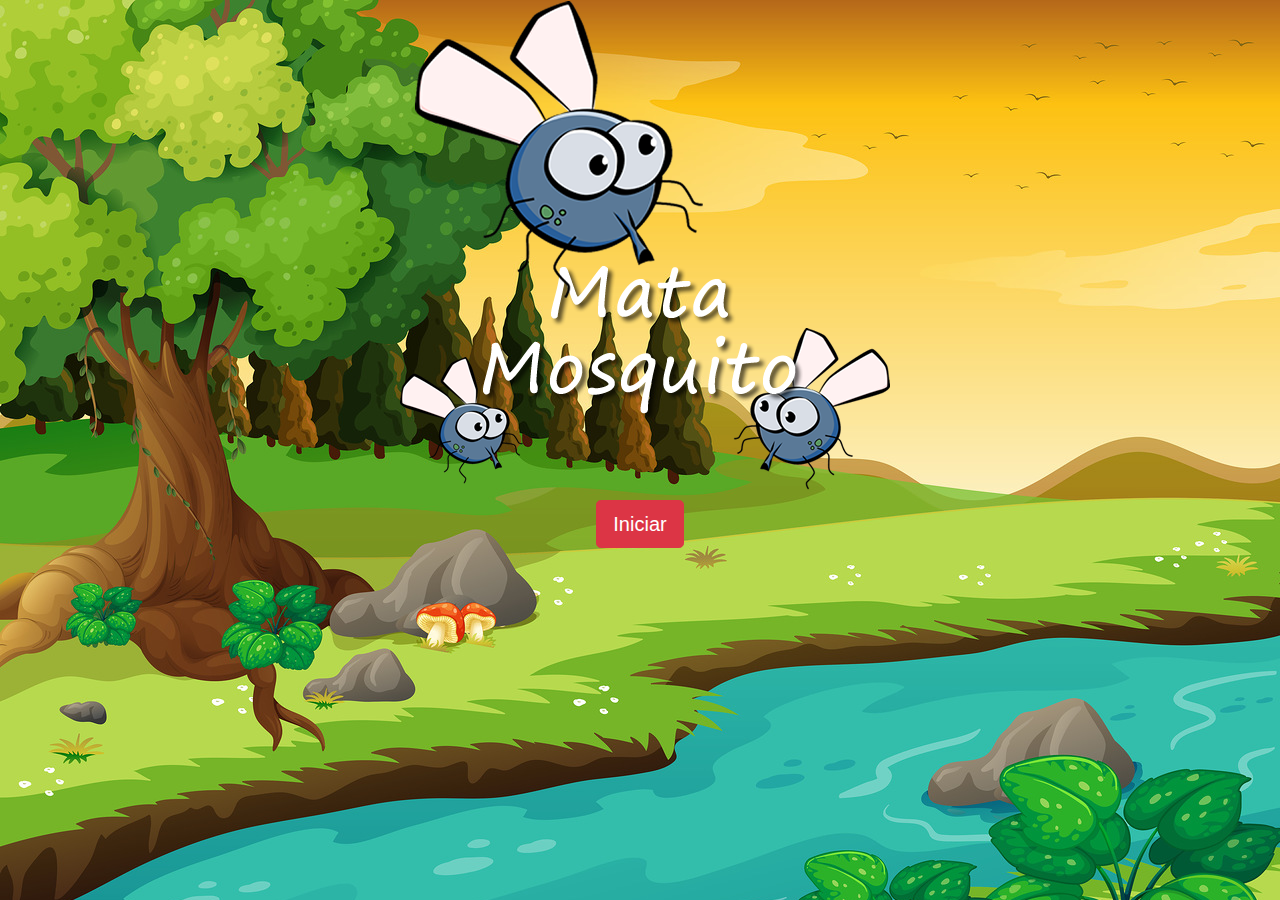
<file: index.html>
<!doctype html>
<html lang="en">
  <head>
    <title>Title</title>
    <!-- Required meta tags -->
    <meta charset="utf-8">
    <meta name="viewport" content="width=device-width, initial-scale=1, shrink-to-fit=no">
    <!-- Bootstrap CSS -->
    <link rel="stylesheet" href="https://stackpath.bootstrapcdn.com/bootstrap/4.3.1/css/bootstrap.min.css" integrity="sha384-ggOyR0iXCbMQv3Xipma34MD+dH/1fQ784/j6cY/iJTQUOhcWr7x9JvoRxT2MZw1T" crossorigin="anonymous">
    <link rel="stylesheet" href="style.css">  
</head>
  <body>

    <div class="container">
        <div class="row">
            <div class="col">
                <div class="d-flex justify-content-center">
                    <img src="imagens/game.png">
                </div>
            </div>
        </div>

 
        <div class="container">
            <div class="row">
                <div class="col">
                    <div class="d-flex justify-content-center">
                        <button type="button" class="btn btn-danger btn-lg" onclick="window.location.href = 'app.html' " onclick="iniciarGame()">Iniciar</button>
                    </div>
                </div>
            </div>
    
    <script src="https://code.jquery.com/jquery-3.3.1.slim.min.js" integrity="sha384-q8i/X+965DzO0rT7abK41JStQIAqVgRVzpbzo5smXKp4YfRvH+8abtTE1Pi6jizo" crossorigin="anonymous"></script>
    <script src="https://cdnjs.cloudflare.com/ajax/libs/popper.js/1.14.7/umd/popper.min.js" integrity="sha384-UO2eT0CpHqdSJQ6hJty5KVphtPhzWj9WO1clHTMGa3JDZwrnQq4sF86dIHNDz0W1" crossorigin="anonymous"></script>
    <script src="https://stackpath.bootstrapcdn.com/bootstrap/4.3.1/js/bootstrap.min.js" integrity="sha384-JjSmVgyd0p3pXB1rRibZUAYoIIy6OrQ6VrjIEaFf/nJGzIxFDsf4x0xIM+B07jRM" crossorigin="anonymous"></script>
  </body>
</html>
</file>
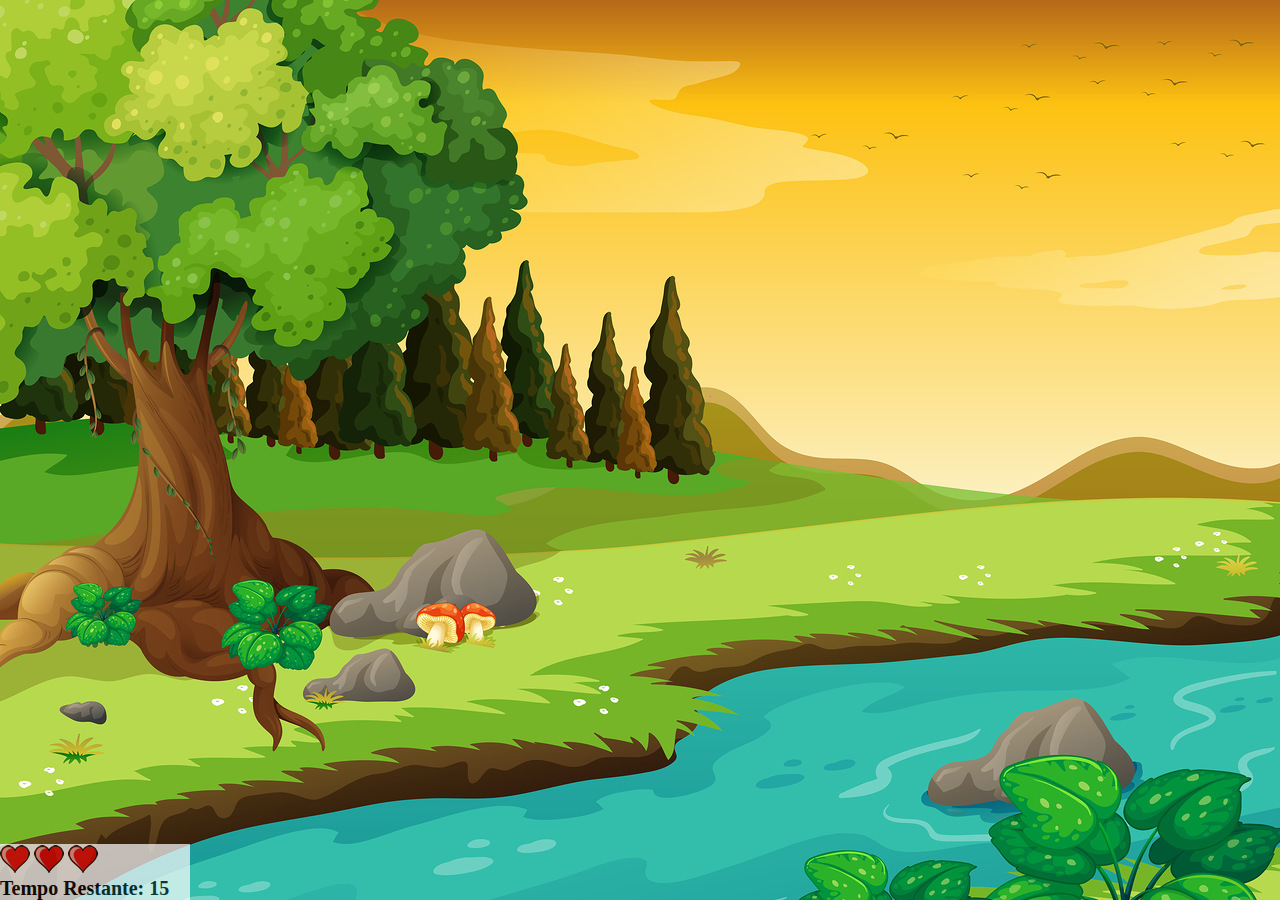
<file: app.html>
<!DOCTYPE html>
<html lang="en">
<head>
    <meta charset="UTF-8">
    <meta http-equiv="X-UA-Compatible" content="IE=edge">
    <meta name="viewport" content="width=device-width, initial-scale=1.0">
    <script src="jogo.js"></script>
    <link rel="stylesheet" href="style.css">
    <title>Mata mosquito JS</title>


</head>
<body onresize="ajustaTamanhoPalcoJogo()">


    <div class="painel">
        <div class="vidas">
            <img src="imagens/coracao_cheio.png" id="v1">
            <img src="imagens/coracao_cheio.png" id="v2">
            <img src="imagens/coracao_cheio.png" id="v3">
        </div>

        <div class="cronometro">
            Tempo Restante: <span id="cronometro"></span>
        </div>
    </div>
    <script>

        document.getElementById('cronometro').innerHTML = tempo;
        var criaMosca = setInterval(function() {
            posicaoRandomica();
        }, 2000)
    </script>
    
</body>
</html>
</file>
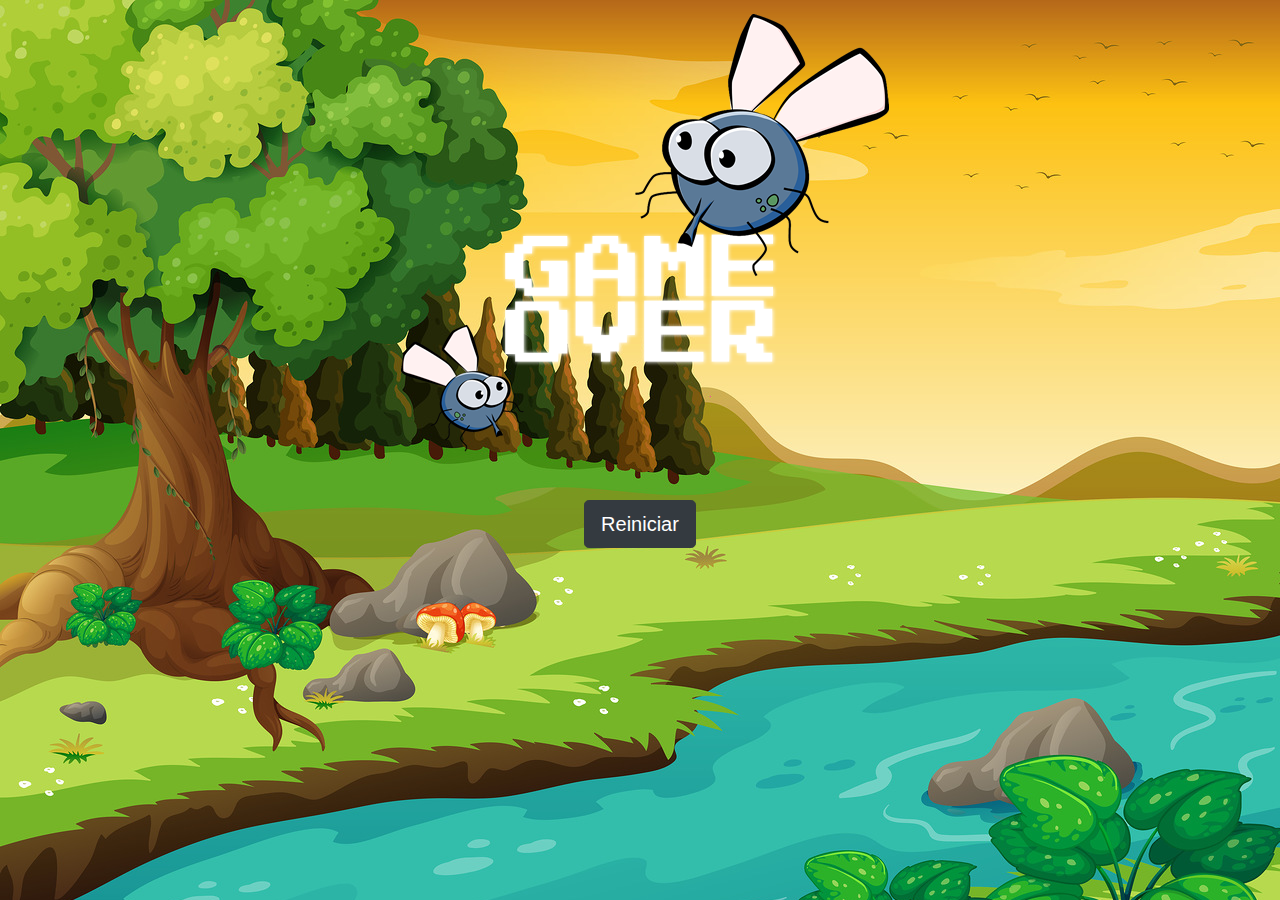
<file: fim_de_jogo.html>
<!doctype html>
<html lang="en">
  <head>
    <title>Title</title>
    <!-- Required meta tags -->
    <meta charset="utf-8">
    <meta name="viewport" content="width=device-width, initial-scale=1, shrink-to-fit=no">
    <!-- Bootstrap CSS -->
    <link rel="stylesheet" href="https://stackpath.bootstrapcdn.com/bootstrap/4.3.1/css/bootstrap.min.css" integrity="sha384-ggOyR0iXCbMQv3Xipma34MD+dH/1fQ784/j6cY/iJTQUOhcWr7x9JvoRxT2MZw1T" crossorigin="anonymous">
    <link rel="stylesheet" href="style.css">  
</head>
  <body>

    <div class="container">
        <div class="row">
            <div class="col">
                <div class="d-flex justify-content-center">
                    <img src="imagens/game_over.png">
                </div>
            </div>
        </div>
 
        <div class="container">
            <div class="row">
                <div class="col">
                    <div class="d-flex justify-content-center">
                        <button type="button" class="btn btn-dark btn-lg" onclick="window.location.href = 'app.html' ">Reiniciar</button>
                    </div>
                </div>
            </div>
    
    <script src="https://code.jquery.com/jquery-3.3.1.slim.min.js" integrity="sha384-q8i/X+965DzO0rT7abK41JStQIAqVgRVzpbzo5smXKp4YfRvH+8abtTE1Pi6jizo" crossorigin="anonymous"></script>
    <script src="https://cdnjs.cloudflare.com/ajax/libs/popper.js/1.14.7/umd/popper.min.js" integrity="sha384-UO2eT0CpHqdSJQ6hJty5KVphtPhzWj9WO1clHTMGa3JDZwrnQq4sF86dIHNDz0W1" crossorigin="anonymous"></script>
    <script src="https://stackpath.bootstrapcdn.com/bootstrap/4.3.1/js/bootstrap.min.js" integrity="sha384-JjSmVgyd0p3pXB1rRibZUAYoIIy6OrQ6VrjIEaFf/nJGzIxFDsf4x0xIM+B07jRM" crossorigin="anonymous"></script>
  </body>
</html>
</file>
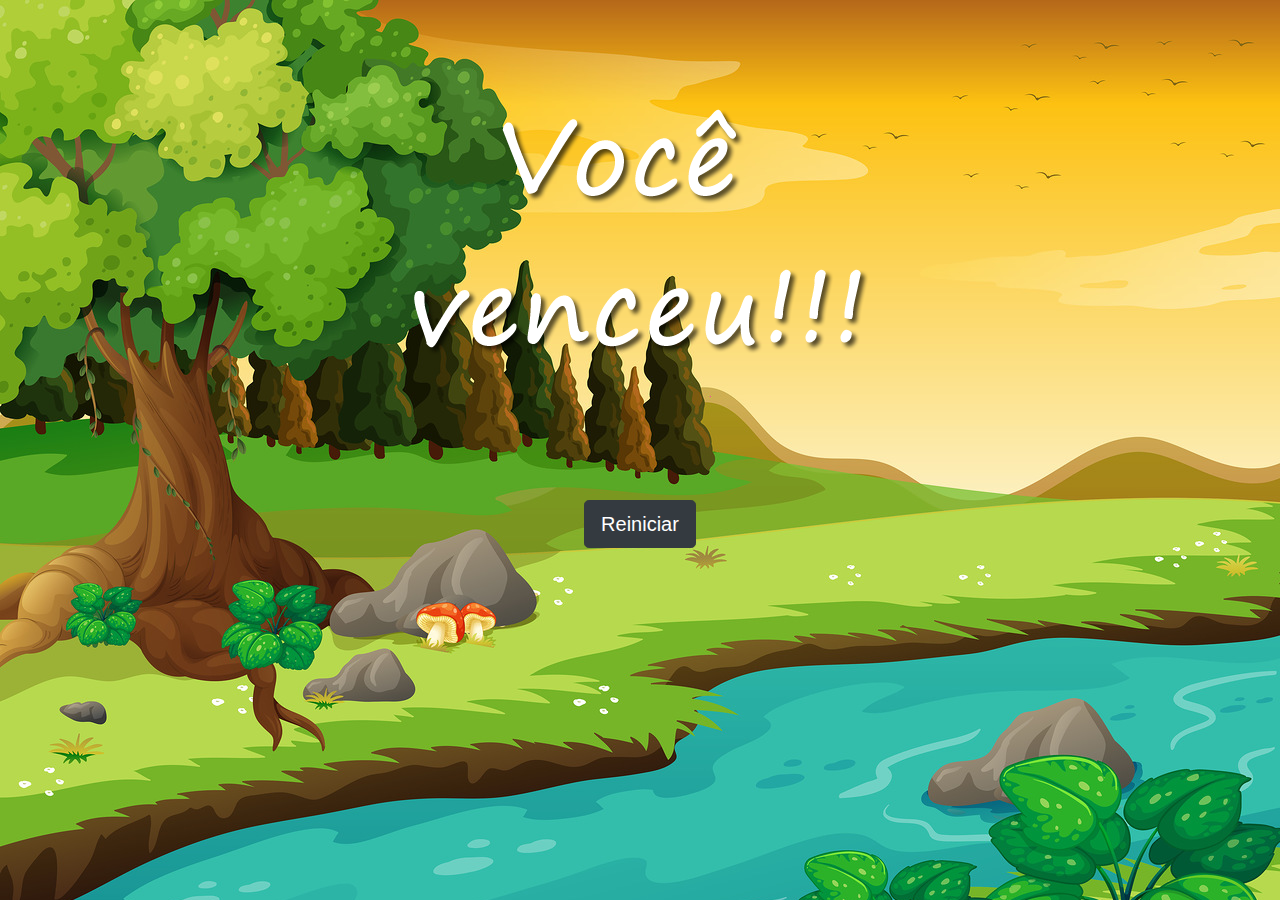
<file: vitoria.html>
<!doctype html>
<html lang="en">
  <head>
    <title>Title</title>
    <!-- Required meta tags -->
    <meta charset="utf-8">
    <meta name="viewport" content="width=device-width, initial-scale=1, shrink-to-fit=no">
    <!-- Bootstrap CSS -->
    <link rel="stylesheet" href="https://stackpath.bootstrapcdn.com/bootstrap/4.3.1/css/bootstrap.min.css" integrity="sha384-ggOyR0iXCbMQv3Xipma34MD+dH/1fQ784/j6cY/iJTQUOhcWr7x9JvoRxT2MZw1T" crossorigin="anonymous">
    <link rel="stylesheet" href="style.css">  
</head>
  <body>

    <div class="container">
        <div class="row">
            <div class="col">
                <div class="d-flex justify-content-center">
                    <img src="imagens/vitoria.png">
                </div>
            </div>
        </div>
 
        <div class="container">
            <div class="row">
                <div class="col">
                    <div class="d-flex justify-content-center">
                        <button type="button" class="btn btn-dark btn-lg" onclick="window.location.href = 'app.html' ">Reiniciar</button>
                    </div>
                </div>
            </div>
    
    <script src="https://code.jquery.com/jquery-3.3.1.slim.min.js" integrity="sha384-q8i/X+965DzO0rT7abK41JStQIAqVgRVzpbzo5smXKp4YfRvH+8abtTE1Pi6jizo" crossorigin="anonymous"></script>
    <script src="https://cdnjs.cloudflare.com/ajax/libs/popper.js/1.14.7/umd/popper.min.js" integrity="sha384-UO2eT0CpHqdSJQ6hJty5KVphtPhzWj9WO1clHTMGa3JDZwrnQq4sF86dIHNDz0W1" crossorigin="anonymous"></script>
    <script src="https://stackpath.bootstrapcdn.com/bootstrap/4.3.1/js/bootstrap.min.js" integrity="sha384-JjSmVgyd0p3pXB1rRibZUAYoIIy6OrQ6VrjIEaFf/nJGzIxFDsf4x0xIM+B07jRM" crossorigin="anonymous"></script>
  </body>
</html>
</file>
<file: style.css>
html 
{
    cursor: url('imagens/mata_mosquito.png') 30 30, auto;
}

body 
{
    background-image: url('imagens/bg.jpg');
    background-repeat: no-repeat;
}
.mosquito1 
{
    width: 50px;
    height: 50px;
}
.mosquito12
{
    width: 70px;
    height: 70px;
}
.mosquito3
{
    width: 90px;
    height: 90px;
}

.ladoA
{
    transform: scaleX(1);
}
.ladoB
{
    transform: scaleX(-1);
}

.painel 
{
    position: absolute;
    width: 190px;
    padding: 0px;
    bottom: 0px;
    border-top: solid 1px #fff;
    background-color: #fff;;
    opacity:0.7;
    left: 0px;
}
.vidas 
{
    float: left;
}
.cronometro
{
    float: left;
    font-size: 20px;
    font-weight: bold;
}
</file>
